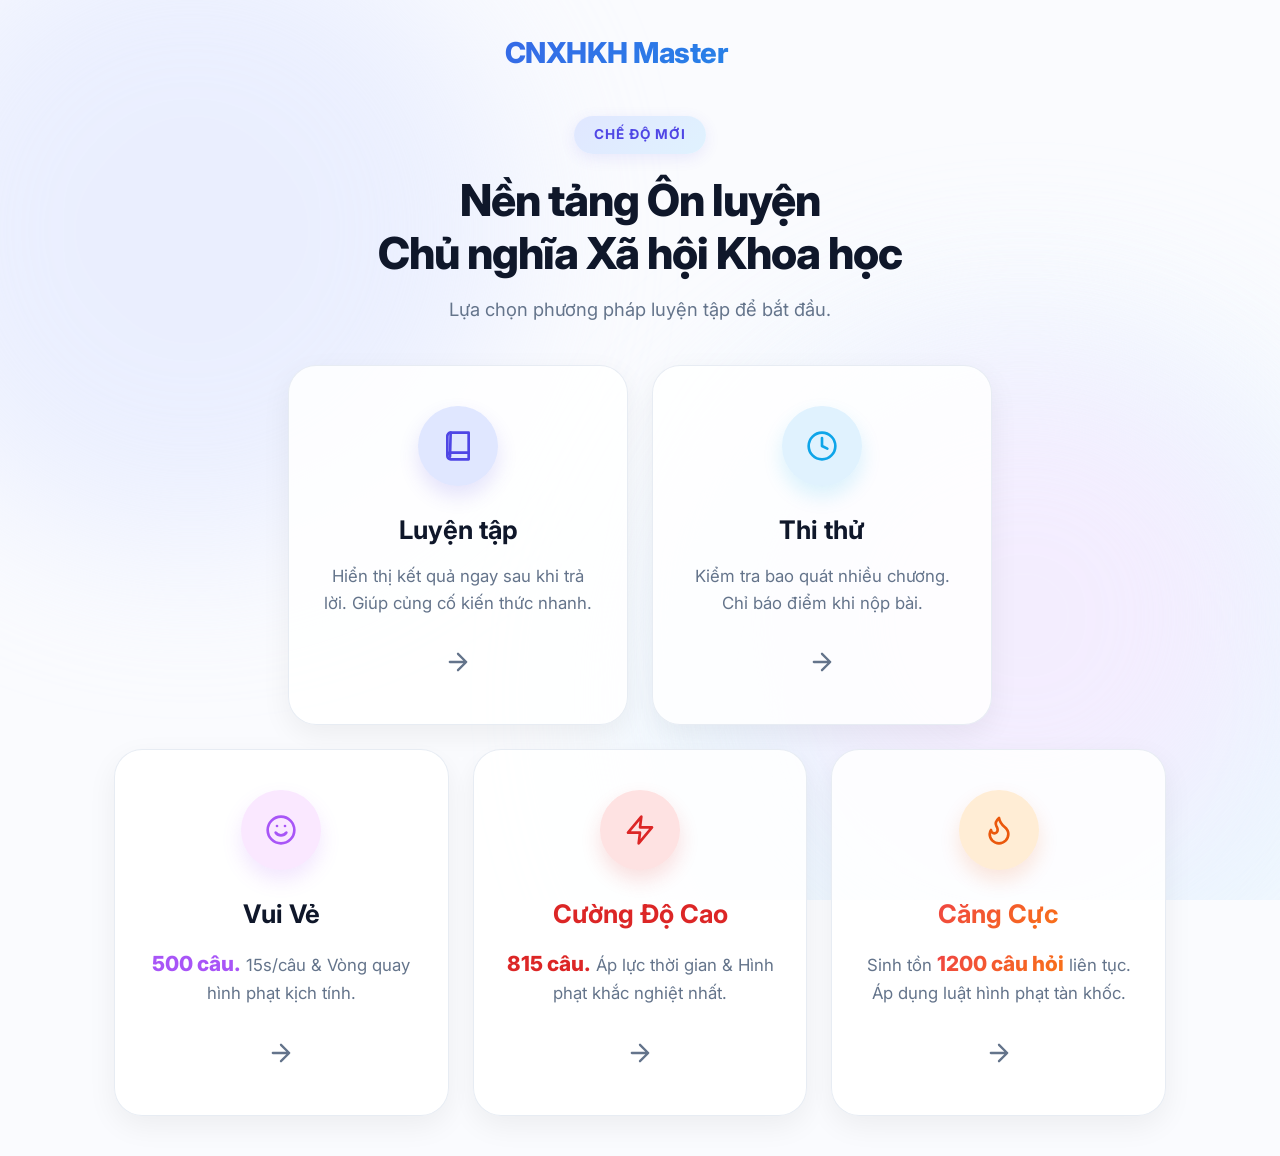
<file: CNXHKH/index.html>
<!DOCTYPE html>
<html lang="vi">
<head>
    <meta charset="UTF-8">
    <meta name="viewport" content="width=device-width, initial-scale=1.0, maximum-scale=1.0, user-scalable=no">
    <title>Ôn Tập CNXHKH Pro</title>
    <!-- Đổi sang font Inter để đảm bảo không lỗi tiếng Việt -->
    <link href="https://fonts.googleapis.com/css2?family=Inter:wght@400;500;600;700;800&display=swap" rel="stylesheet">
    <link rel="stylesheet" href="style.css?v=23">
</head>
<body>
    <!-- Animated Light Background Elements -->
    <div class="bg-animated">
        <div class="blob blob-1"></div>
        <div class="blob blob-2"></div>
        <div class="blob blob-3"></div>
    </div>

    <div id="app">
        <!-- HEADER -->
        <header>
            <button id="btn-back-home" class="btn-icon hidden" aria-label="Về trang chủ">
                <svg width="24" height="24" viewBox="0 0 24 24" fill="none" stroke="currentColor" stroke-width="2.5" stroke-linecap="round" stroke-linejoin="round">
                    <path d="M15 18L9 12L15 6" />
                </svg>
            </button>
            <h1 class="app-title">CNXHKH Master</h1>
            <div class="header-spacer"></div>
        </header>

        <!-- MAIN CONTAINER -->
        <main class="container">
            
            <!-- HOME SCREEN -->
            <section id="home-screen" class="screen active">
                <div class="welcome-text">
                    <span class="badge-new">Chế độ mới</span>
                    <h2>Nền tảng Ôn luyện<br>Chủ nghĩa Xã hội Khoa học</h2>
                    <p>Lựa chọn phương pháp luyện tập để bắt đầu.</p>
                </div>
                <div class="mode-cards-container">
                    <!-- 2 Chế độ cơ bản -->
                    <div class="mode-cards-row">
                        <div class="light-card mode-card" id="card-practice">
                            <div class="card-icon-wrapper practice-icon">
                                <svg width="32" height="32" viewBox="0 0 24 24" fill="none" stroke="currentColor" stroke-width="2" stroke-linecap="round" stroke-linejoin="round">
                                    <path d="M4 19.5v-15A2.5 2.5 0 0 1 6.5 2H20v20H6.5a2.5 2.5 0 0 1 0-5H20"/>
                                    <path d="M6.5 2L6 20"/>
                                </svg>
                            </div>
                            <h3>Luyện tập</h3>
                            <p>Hiển thị kết quả ngay sau khi trả lời. Giúp củng cố kiến thức nhanh.</p>
                            <div class="card-arrow">
                                <svg width="24" height="24" viewBox="0 0 24 24" fill="none" stroke="currentColor" stroke-width="2" stroke-linecap="round" stroke-linejoin="round"><path d="M5 12h14M12 5l7 7-7 7"/></svg>
                            </div>
                        </div>
                        
                        <div class="light-card mode-card" id="card-exam">
                            <div class="card-icon-wrapper exam-icon">
                                <svg width="32" height="32" viewBox="0 0 24 24" fill="none" stroke="currentColor" stroke-width="2" stroke-linecap="round" stroke-linejoin="round">
                                    <circle cx="12" cy="12" r="10"/>
                                    <polyline points="12 6 12 12 16 14"/>
                                </svg>
                            </div>
                            <h3>Thi thử</h3>
                            <p>Kiểm tra bao quát nhiều chương. Chỉ báo điểm khi nộp bài.</p>
                            <div class="card-arrow">
                                <svg width="24" height="24" viewBox="0 0 24 24" fill="none" stroke="currentColor" stroke-width="2" stroke-linecap="round" stroke-linejoin="round"><path d="M5 12h14M12 5l7 7-7 7"/></svg>
                            </div>
                        </div>
                    </div>

                    <!-- 3 Chế độ đặc biệt -->
                    <div class="mode-cards-row">
                        <div class="light-card mode-card" id="card-fun">
                            <div class="card-icon-wrapper fun-icon">
                                <svg width="32" height="32" viewBox="0 0 24 24" fill="none" stroke="currentColor" stroke-width="2" stroke-linecap="round" stroke-linejoin="round"><circle cx="12" cy="12" r="10"/><path d="M8 14s1.5 2 4 2 4-2 4-2"/><line x1="9" y1="9" x2="9.01" y2="9"/><line x1="15" y1="9" x2="15.01" y2="9"/></svg>
                            </div>
                            <h3>Vui Vẻ</h3>
                            <p><span style="font-size: 1.3rem; font-weight: 800; color: var(--fun-primary);">500 câu.</span> 15s/câu & Vòng quay hình phạt kịch tính.</p>
                            <div class="card-arrow"><svg viewBox="0 0 24 24" fill="none" stroke="currentColor" stroke-width="2" stroke-linecap="round" stroke-linejoin="round"><path d="M5 12h14M12 5l7 7-7 7"/></svg></div>
                        </div>

                        <div class="light-card mode-card" id="card-hardcore">
                            <div class="card-icon-wrapper hardcore-icon">
                                <svg width="32" height="32" viewBox="0 0 24 24" fill="none" stroke="currentColor" stroke-width="2" stroke-linecap="round" stroke-linejoin="round"><polygon points="13 2 3 14 12 14 11 22 21 10 12 10 13 2"/></svg>
                            </div>
                            <h3 style="color: #dc2626;">Cường Độ Cao</h3>
                            <p><span style="font-size: 1.3rem; font-weight: 800; color: #dc2626;">815 câu.</span> Áp lực thời gian & Hình phạt khắc nghiệt nhất.</p>
                            <div class="card-arrow"><svg viewBox="0 0 24 24" fill="none" stroke="currentColor" stroke-width="2" stroke-linecap="round" stroke-linejoin="round"><path d="M5 12h14M12 5l7 7-7 7"/></svg></div>
                        </div>
                        
                        <div class="light-card mode-card" id="card-extreme">
                            <div class="card-icon-wrapper extreme-icon">
                                <svg width="32" height="32" viewBox="0 0 24 24" fill="none" stroke="currentColor" stroke-width="2" stroke-linecap="round" stroke-linejoin="round"><path d="M8.5 14.5A2.5 2.5 0 0 0 11 12c0-1.38-.5-2-1-3-1.072-2.143-.224-4.054 2-6 .5 2.5 2 4.9 4 6.5 2 1.6 3 3.5 3 5.5a7 7 0 1 1-14 0c0-1.153.433-2.294 1-3a2.5 2.5 0 0 0 2.5 2.5z"/></svg>
                            </div>
                            <h3 style="background: linear-gradient(135deg, #ef4444, #f97316); -webkit-background-clip: text; -webkit-text-fill-color: transparent;">Căng Cực</h3>
                            <p>Sinh tồn <span style="font-size: 1.3rem; font-weight: 800; background: linear-gradient(135deg, #ef4444, #f97316); -webkit-background-clip: text; -webkit-text-fill-color: transparent;">1200 câu hỏi</span> liên tục. Áp dụng luật hình phạt tàn khốc.</p>
                            <div class="card-arrow"><svg viewBox="0 0 24 24" fill="none" stroke="currentColor" stroke-width="2" stroke-linecap="round" stroke-linejoin="round"><path d="M5 12h14M12 5l7 7-7 7"/></svg></div>
                        </div>
                    </div>
                </div>
            </section>

            <!-- PRACTICE CONFIG SCREEN -->
            <section id="practice-config-screen" class="screen">
                <div class="light-card config-card">
                    <div class="config-header">
                        <div class="icon-bubble">
                            <svg width="24" height="24" viewBox="0 0 24 24" fill="none" stroke="currentColor" stroke-width="2" stroke-linecap="round" stroke-linejoin="round">
                                <path d="M4 19.5v-15A2.5 2.5 0 0 1 6.5 2H20v20H6.5a2.5 2.5 0 0 1 0-5H20"/>
                            </svg>
                        </div>
                        <h2>Cấu hình Luyện tập</h2>
                    </div>
                    
                    <div class="form-group">
                        <label>Chọn Chương Cần Ôn</label>
                        <div class="chapter-grid" id="practice-chapter-grid">
                            <!-- Rendered by JS -->
                        </div>
                    </div>

                    <div class="settings-group">
                        <label class="toggle-switch">
                            <div class="toggle-text">
                                <span class="toggle-title">Xáo trộn câu hỏi</span>
                                <span class="toggle-desc">Câu hỏi xuất hiện ngẫu nhiên</span>
                            </div>
                            <input type="checkbox" id="practice-shuffle-q">
                            <span class="slider"></span>
                        </label>
                        <div class="divider"></div>
                        <label class="toggle-switch">
                            <div class="toggle-text">
                                <span class="toggle-title">Xáo trộn đáp án</span>
                                <span class="toggle-desc">Thay đổi vị trí A, B, C, D</span>
                            </div>
                            <input type="checkbox" id="practice-shuffle-a">
                            <span class="slider"></span>
                        </label>
                    </div>

                    <button class="btn-primary" id="btn-start-practice">
                        <span>Bắt đầu Luyện tập</span>
                        <svg width="20" height="20" viewBox="0 0 24 24" fill="none" stroke="currentColor" stroke-width="2" stroke-linecap="round" stroke-linejoin="round"><path d="M5 12h14M12 5l7 7-7 7"/></svg>
                    </button>
                </div>
            </section>

            <!-- EXAM CONFIG SCREEN -->
            <section id="exam-config-screen" class="screen">
                <div class="light-card config-card">
                    <div class="config-header">
                        <div class="icon-bubble">
                            <svg width="24" height="24" viewBox="0 0 24 24" fill="none" stroke="currentColor" stroke-width="2" stroke-linecap="round" stroke-linejoin="round">
                                <circle cx="12" cy="12" r="10"/>
                                <polyline points="12 6 12 12 16 14"/>
                            </svg>
                        </div>
                        <h2>Thiết lập Đề Thi</h2>
                    </div>

                    <p class="subtitle">Phân bổ số lượng câu hỏi cho mỗi chương</p>
                    <div class="exam-chapter-list" id="exam-chapter-list">
                        <!-- Rendered by JS -->
                    </div>

                    <div class="settings-group">
                        <label class="toggle-switch">
                            <div class="toggle-text">
                                <span class="toggle-title">Xáo trộn câu hỏi</span>
                                <span class="toggle-desc">Trộn lẫn câu hỏi giữa các chương</span>
                            </div>
                            <input type="checkbox" id="exam-shuffle-q" checked>
                            <span class="slider"></span>
                        </label>
                        <div class="divider"></div>
                        <label class="toggle-switch">
                            <div class="toggle-text">
                                <span class="toggle-title">Xáo trộn đáp án</span>
                                <span class="toggle-desc">Thay đổi vị trí A, B, C, D</span>
                            </div>
                            <input type="checkbox" id="exam-shuffle-a" checked>
                            <span class="slider"></span>
                        </label>
                    </div>

                    <div class="exam-summary">
                        <div class="summary-box">
                            <span class="summary-label">Tổng số câu trong đề</span>
                            <span class="summary-value" id="exam-total-q">0</span>
                        </div>
                    </div>

                    <button class="btn-primary" id="btn-start-exam">
                        <span>Bắt đầu Thi thử</span>
                        <svg width="20" height="20" viewBox="0 0 24 24" fill="none" stroke="currentColor" stroke-width="2" stroke-linecap="round" stroke-linejoin="round"><path d="M5 12h14M12 5l7 7-7 7"/></svg>
                    </button>
                </div>
            </section>

            <!-- HARDCORE CONFIG SCREEN -->
            <section id="hardcore-config-screen" class="screen">
                <div class="light-card config-card hardcore-theme-card">
                    <div class="config-header">
                        <div class="icon-bubble hardcore-icon">
                            <svg width="24" height="24" viewBox="0 0 24 24" fill="none" stroke="currentColor" stroke-width="2" stroke-linecap="round" stroke-linejoin="round"><polygon points="13 2 3 14 12 14 11 22 21 10 12 10 13 2"/></svg>
                        </div>
                        <h2 style="color: #dc2626;">Chế độ Cường Độ Cao</h2>
                    </div>

                    <p class="subtitle">Hãy chọn luật hình phạt cho mỗi lần sai hoặc quá giờ 15s:</p>
                    
                    <div class="settings-group">
                        <label class="penalty-radio">
                            <input type="radio" name="hardcore-penalty" value="auto5" checked>
                            <div class="radio-content">
                                <span class="toggle-title">Cộng thẳng 5 câu</span>
                            </div>
                        </label>
                        <div class="divider"></div>
                        <label class="penalty-radio">
                            <input type="radio" name="hardcore-penalty" value="wheel">
                            <div class="radio-content">
                                <span class="toggle-title">Dùng Vòng Quay (Random)</span>
                            </div>
                        </label>
                    </div>

                    <button class="btn-primary" id="btn-start-hardcore" style="background: linear-gradient(135deg, #ef4444, #991b1b);">
                        <span>Sẵn sàng chịu phạt!</span>
                        <svg width="20" height="20" viewBox="0 0 24 24" fill="none" stroke="currentColor" stroke-width="2" stroke-linecap="round" stroke-linejoin="round"><path d="M5 12h14M12 5l7 7-7 7"/></svg>
                    </button>
                </div>
            </section>

            <!-- QUIZ SCREEN -->
            <section id="quiz-screen" class="screen">
                <div class="modal-overlay" id="modal-overlay"></div>
                <div class="quiz-layout">
                    
                    <!-- MAIN QUIZ AREA -->
                    <div class="quiz-main">
                        <!-- Timer Bar -->
                        <div class="timer-container hidden" id="timer-container">
                            <div class="timer-bar" id="timer-bar"></div>
                        </div>

                        <div class="quiz-header light-card-sm">
                            <div class="quiz-meta">
                                <div class="counter-badge" style="display: flex; align-items: center; gap: 8px;">
                                    <span id="question-counter">1/1</span>
                                    <span id="auto-penalty-msg" class="hidden" style="color: #ef4444; font-weight: 900; font-size: 1.1rem; animation: popIn 0.5s cubic-bezier(0.175, 0.885, 0.32, 1.275);">+5 câu!</span>
                                </div>
                                <div class="mode-indicator" id="quiz-mode-badge">Luyện tập</div>
                            </div>
                            <div class="progress-track">
                                <div class="progress-fill" id="progress-bar"></div>
                            </div>
                        </div>

                        <div class="question-card light-card">
                            <h3 id="question-text">Câu hỏi sẽ hiển thị ở đây...</h3>
                            <div class="options-container" id="options-container">
                                <!-- Lựa chọn hiển thị bằng JS -->
                            </div>
                        </div>

                        <div class="quiz-footer" style="display: flex; gap: 16px; align-items: center;">
                            <button class="btn-secondary hidden" id="btn-prev">
                                <svg width="20" height="20" viewBox="0 0 24 24" fill="none" stroke="currentColor" stroke-width="2" stroke-linecap="round" stroke-linejoin="round"><path d="M19 12H5M12 19l-7-7 7-7"/></svg>
                                <span>Câu trước</span>
                            </button>
                            
                            <button class="btn-primary" id="btn-next" style="margin-left: auto;" disabled>
                                <span>Câu tiếp theo</span>
                                <svg width="20" height="20" viewBox="0 0 24 24" fill="none" stroke="currentColor" stroke-width="2" stroke-linecap="round" stroke-linejoin="round"><path d="M5 12h14M12 5l7 7-7 7"/></svg>
                            </button>
                            <button class="btn-success hidden" id="btn-submit" style="margin-left: auto;">
                                <svg width="20" height="20" viewBox="0 0 24 24" fill="none" stroke="currentColor" stroke-width="2" stroke-linecap="round" stroke-linejoin="round"><path d="M22 11.08V12a10 10 0 1 1-5.93-9.14"/><polyline points="22 4 12 14.01 9 11.01"/></svg>
                                <span>Nộp bài & Xem điểm</span>
                            </button>
                        </div>
                    </div>

                    <aside class="quiz-aside hidden" id="wheel-aside">
                        <div class="wheel-panel light-card">
                            <h2 class="wheel-title">Vòng quay Phạt</h2>
                            <p class="wheel-subtitle" id="wheel-subtitle">Đang chờ...</p>
                            
                            <div class="wheel-box">
                                <div class="wheel-pointer"></div>
                                <div class="wheel" id="penalty-wheel">
                                    <!-- Slices rendered via CSS conic-gradient -->
                                    <div class="wheel-labels">
                                        <span style="--i:0;">Làm lại</span>
                                        <span style="--i:1;">+3 câu</span>
                                        <span style="--i:2;">+5 câu</span>
                                        <span style="--i:3;">+10 câu</span>
                                        <span style="--i:4;">+20 câu</span>
                                    </div>
                                </div>
                            </div>
                            <div class="wheel-result hidden" id="wheel-result-text">Hình phạt: +5 câu!</div>
                            <button class="btn-primary modal-close-btn hidden" id="btn-close-modal" style="margin-top: 16px; width: 100%;">
                                <span>Chấp nhận hình phạt</span>
                            </button>
                        </div>
                    </aside>

                </div>
            </section>

            <!-- RESULT SCREEN -->
            <section id="result-screen" class="screen">
                <div class="light-card result-card">
                    <div class="result-header">
                        <h2>Tổng kết bài làm 🎉</h2>
                        <p>Dưới đây là kết quả của bạn</p>
                    </div>

                    <div class="score-display">
                        <div class="score-circle">
                            <svg viewBox="0 0 36 36" class="circular-chart">
                                <defs>
                                    <linearGradient id="gradient" x1="0%" y1="0%" x2="100%" y2="0%">
                                        <stop offset="0%" stop-color="#4f46e5" />
                                        <stop offset="100%" stop-color="#0ea5e9" />
                                    </linearGradient>
                                </defs>
                                <path class="circle-bg"
                                    d="M18 2.0845
                                    a 15.9155 15.9155 0 0 1 0 31.831
                                    a 15.9155 15.9155 0 0 1 0 -31.831"
                                />
                                <path class="circle" id="score-circle-path"
                                    stroke-dasharray="0, 100"
                                    d="M18 2.0845
                                    a 15.9155 15.9155 0 0 1 0 31.831
                                    a 15.9155 15.9155 0 0 1 0 -31.831"
                                />
                            </svg>
                            <div class="score-text-wrapper">
                                <span class="percentage" id="score-text">0%</span>
                                <span class="score-fraction"><span id="score-correct">0</span> / <span id="score-total">0</span></span>
                            </div>
                        </div>
                    </div>

                    <div class="result-actions">
                        <button class="btn-secondary" id="btn-review">
                            <svg width="20" height="20" viewBox="0 0 24 24" fill="none" stroke="currentColor" stroke-width="2"><path d="M15 12a3 3 0 11-6 0 3 3 0 016 0z"/><path d="M2.458 12C3.732 7.943 7.523 5 12 5c4.478 0 8.268 2.943 9.542 7-1.274 4.057-5.064 7-9.542 7-4.477 0-8.268-2.943-9.542-7z"/></svg>
                            <span>Xem lại chi tiết</span>
                        </button>
                        <button class="btn-primary" id="btn-play-again">
                            <svg width="20" height="20" viewBox="0 0 24 24" fill="none" stroke="currentColor" stroke-width="2"><path d="M3 12a9 9 0 109-9 9.75 9.75 0 00-6.74 2.74L3 8"/><path d="M3 3v5h5"/></svg>
                            <span>Làm bài mới</span>
                        </button>
                    </div>
                </div>
            </section>

        </main>
    </div>

    <!-- Script loading directly from JSON (Cache busted) -->
    <script src="app.js?v=22"></script>
</body>
</html>
</file>
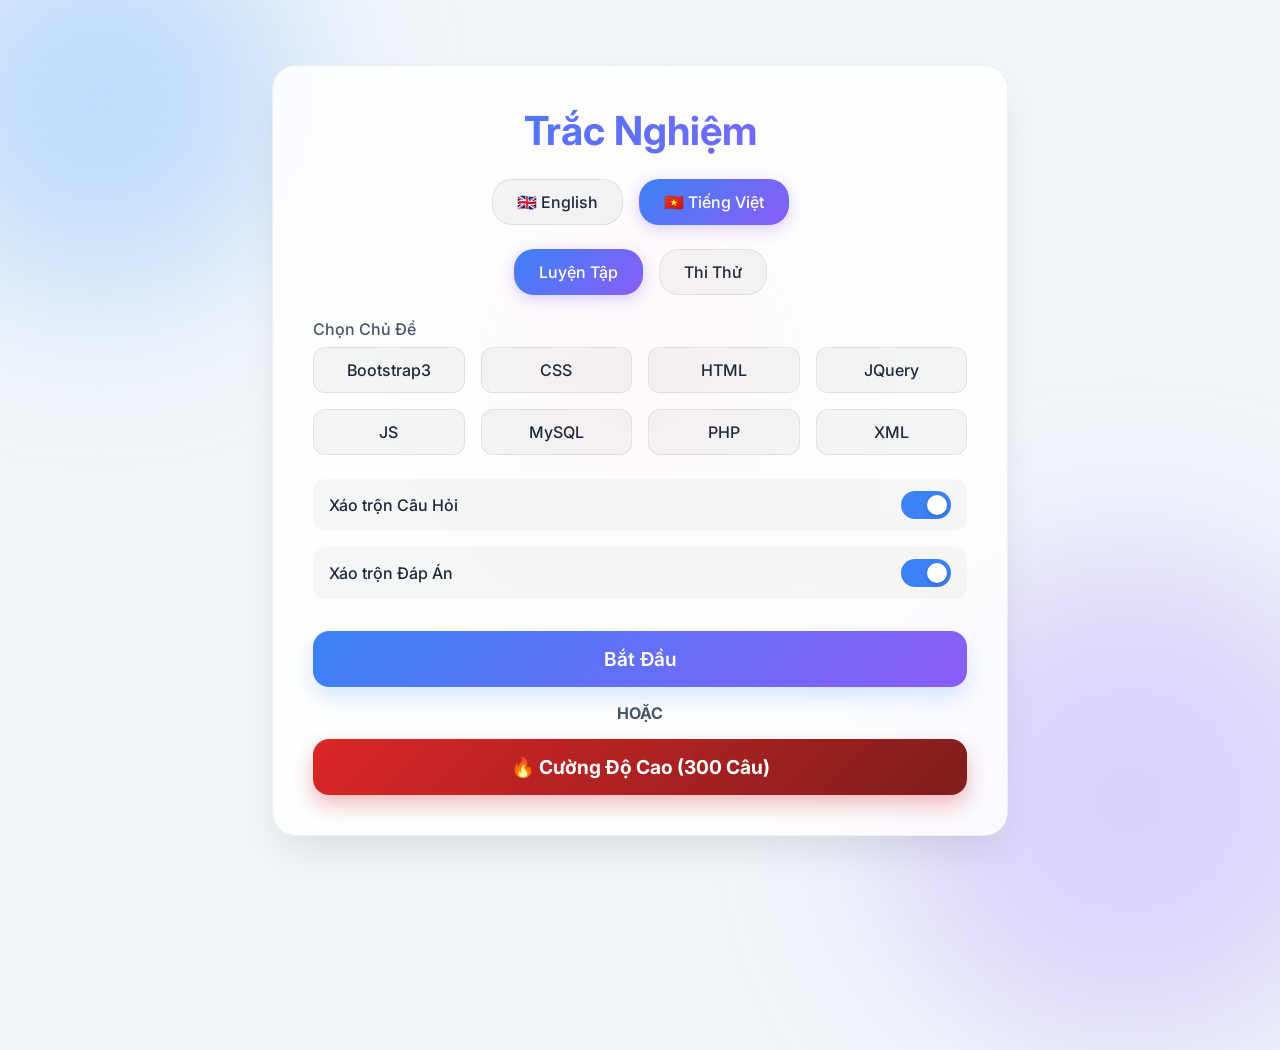
<file: WEB/index.html>
<!doctype html>
<html lang="en">
  <head>
    <meta charset="UTF-8" />
    <meta name="viewport" content="width=device-width, initial-scale=1.0" />
    <title>Dynamic Quiz App</title>
    <!-- Fonts -->
    <link rel="preconnect" href="https://fonts.googleapis.com">
    <link rel="preconnect" href="https://fonts.gstatic.com" crossorigin>
    <link href="https://fonts.googleapis.com/css2?family=Inter:wght@300;400;500;600;700&display=swap" rel="stylesheet">
    <link rel="stylesheet" href="./style.css">
  </head>
  <body>
    <!-- Background elements for aesthetics -->
    <div class="blob blob-1"></div>
    <div class="blob blob-2"></div>
    <div class="blob blob-3"></div>

    <div id="app"></div>
    <script src="./app.js"></script>
  </body>
</html>
</file>
<file: CNXHKH/style.css>
:root {
    --primary: #4f46e5;
    --primary-hover: #4338ca;
    --secondary: #0ea5e9;
    --fun-primary: #a855f7;
    --fun-secondary: #d946ef;
    --bg-color: #fafbfe;
    --card-bg: rgba(255, 255, 255, 0.85);
    --card-border: rgba(226, 232, 240, 0.8);
    --text-main: #0f172a;
    --text-muted: #64748b;
    --success: #10b981;
    --success-bg: #d1fae5;
    --error: #ef4444;
    --error-bg: #fee2e2;
    --radius-lg: 28px;
    --radius-md: 20px;
    --radius-sm: 14px;
    --shadow-sm: 0 4px 15px rgba(0, 0, 0, 0.03);
    --shadow-md: 0 10px 30px rgba(0, 0, 0, 0.06);
    --shadow-lg: 0 20px 40px rgba(0, 0, 0, 0.08);
    --transition: 0.4s cubic-bezier(0.34, 1.56, 0.64, 1);
    --transition-smooth: 0.3s ease;
}

* {
    box-sizing: border-box;
    margin: 0;
    padding: 0;
    -webkit-tap-highlight-color: transparent;
}

body {
    font-family: 'Inter', -apple-system, BlinkMacSystemFont, sans-serif;
    background-color: var(--bg-color);
    color: var(--text-main);
    line-height: 1.6;
    overflow-x: hidden;
    min-height: 100vh;
    position: relative;
}

/* ANIMATED BACKGROUND */
.bg-animated {
    position: fixed;
    top: 0; left: 0;
    width: 100vw; height: 100vh;
    z-index: -1;
    overflow: hidden;
    background-color: var(--bg-color);
}

.blob {
    position: absolute;
    filter: blur(80px);
    border-radius: 50%;
    opacity: 0.6;
    animation: drift 20s infinite alternate cubic-bezier(0.4, 0, 0.2, 1);
}

.blob-1 { top: -10%; left: -10%; width: 50vw; height: 50vw; background: #e0e7ff; animation-duration: 25s; }
.blob-2 { bottom: -20%; right: -10%; width: 60vw; height: 60vw; background: #e0f2fe; animation-delay: -5s; }
.blob-3 { top: 40%; left: 60%; width: 40vw; height: 40vw; background: #fae8ff; animation-duration: 30s; animation-delay: -15s; }

@keyframes drift {
    0% { transform: translate(0, 0) scale(1); }
    100% { transform: translate(100px, 50px) scale(1.2); }
}

/* LAYOUT */
#app { max-width: 1100px; margin: 0 auto; min-height: 100vh; display: flex; flex-direction: column; }
.container { flex: 1; padding: 0 24px 40px; position: relative; display: flex; flex-direction: column; }

/* HEADER */
header { display: flex; align-items: center; justify-content: space-between; padding: 30px 24px; position: relative; }

.app-title {
    font-size: 1.8rem; font-weight: 800; letter-spacing: -0.5px;
    background: linear-gradient(135deg, var(--primary), var(--secondary));
    -webkit-background-clip: text; -webkit-text-fill-color: transparent; text-align: center; flex: 1;
}

.btn-icon {
    background: var(--card-bg); border: 1px solid var(--card-border); color: var(--text-main); cursor: pointer;
    width: 48px; height: 48px; border-radius: 50%; display: flex; align-items: center; justify-content: center;
    transition: var(--transition); box-shadow: var(--shadow-sm); backdrop-filter: blur(10px);
}

.btn-icon:hover { background: #ffffff; transform: scale(1.15) rotate(-5deg); color: var(--primary); box-shadow: 0 8px 20px rgba(79, 70, 229, 0.15); }
.header-spacer { width: 48px; }
.hidden { opacity: 0; pointer-events: none; display: none !important; }

/* LIGHT CARDS WITH GLASS EFFECT */
.light-card { background: var(--card-bg); backdrop-filter: blur(20px); -webkit-backdrop-filter: blur(20px); border: 1px solid var(--card-border); border-radius: var(--radius-lg); box-shadow: var(--shadow-md); }
.light-card-sm { background: var(--card-bg); backdrop-filter: blur(20px); -webkit-backdrop-filter: blur(20px); border: 1px solid var(--card-border); border-radius: var(--radius-md); box-shadow: var(--shadow-sm); }

/* SCREENS */
.screen { display: none; animation: fadeScale 0.6s cubic-bezier(0.16, 1, 0.3, 1) forwards; }
.screen.active { display: block; }
@keyframes fadeScale { from { opacity: 0; transform: translateY(30px) scale(0.97); } to { opacity: 1; transform: translateY(0) scale(1); } }

/* HOME SCREEN */
.welcome-text { text-align: center; margin-bottom: 40px; margin-top: 10px; }
.badge-new { display: inline-block; background: linear-gradient(135deg, #e0e7ff, #e0f2fe); color: var(--primary); padding: 8px 20px; border-radius: 30px; font-size: 0.85rem; font-weight: 700; text-transform: uppercase; letter-spacing: 1px; margin-bottom: 20px; box-shadow: 0 4px 15px rgba(79, 70, 229, 0.1); animation: bounceIn 1s cubic-bezier(0.34, 1.56, 0.64, 1); }
@keyframes bounceIn { 0% { transform: scale(0); opacity: 0; } 100% { transform: scale(1); opacity: 1; } }
.welcome-text h2 { font-size: 2.75rem; font-weight: 800; line-height: 1.2; margin-bottom: 16px; color: var(--text-main); letter-spacing: -1px; }
.welcome-text p { color: var(--text-muted); font-size: 1.15rem; }

.mode-cards-container { display: flex; flex-direction: column; gap: 24px; max-width: 1100px; margin: 0 auto; }
.mode-cards-row { display: flex; flex-wrap: wrap; justify-content: center; gap: 24px; width: 100%; }
.mode-card { flex: 1; min-width: 280px; max-width: 340px; padding: 40px 32px; text-align: center; cursor: pointer; transition: var(--transition); position: relative; overflow: hidden; display: flex; flex-direction: column; align-items: center; }
.mode-card::before { content: ''; position: absolute; top: 0; left: 0; right: 0; height: 5px; background: transparent; transition: var(--transition-smooth); }

#card-practice:hover::before { background: linear-gradient(90deg, #3b82f6, var(--primary)); }
#card-fun:hover::before { background: linear-gradient(90deg, var(--fun-primary), var(--fun-secondary)); }
#card-exam:hover::before { background: linear-gradient(90deg, var(--secondary), #06b6d4); }
#card-hardcore:hover::before { background: linear-gradient(90deg, #dc2626, #991b1b); }
#card-extreme:hover::before { background: linear-gradient(90deg, #ef4444, #f97316); }

.mode-card:hover { transform: translateY(-12px) scale(1.02); box-shadow: var(--shadow-lg); border-color: #cbd5e1; background: #ffffff; }

.card-icon-wrapper { width: 80px; height: 80px; border-radius: 50%; display: flex; align-items: center; justify-content: center; margin-bottom: 24px; transition: var(--transition); }
.mode-card:hover .card-icon-wrapper { transform: scale(1.1) rotate(5deg); }

.practice-icon { background: #e0e7ff; color: var(--primary); box-shadow: 0 10px 20px rgba(79, 70, 229, 0.15); }
.fun-icon { background: #fae8ff; color: var(--fun-primary); box-shadow: 0 10px 20px rgba(168, 85, 247, 0.15); }
.exam-icon { background: #e0f2fe; color: var(--secondary); box-shadow: 0 10px 20px rgba(14, 165, 233, 0.15); }
.hardcore-icon { background: #fee2e2; color: #dc2626; box-shadow: 0 10px 20px rgba(220, 38, 38, 0.15); }
.extreme-icon { background: #ffedd5; color: #ea580c; box-shadow: 0 10px 20px rgba(234, 88, 12, 0.15); }

.mode-card h3 { font-size: 1.6rem; font-weight: 700; margin-bottom: 12px; }
.mode-card p { color: var(--text-muted); font-size: 1.05rem; margin-bottom: 32px; }
.card-arrow { margin-top: auto; color: var(--text-muted); transition: var(--transition); }
.card-arrow svg { width: 28px; height: 28px; }
.mode-card:hover .card-arrow { color: var(--primary); transform: translateX(8px); }
#card-fun:hover .card-arrow { color: var(--fun-primary); }
#card-hardcore:hover .card-arrow { color: #dc2626; }
#card-extreme:hover .card-arrow { color: #ea580c; }

/* CONFIG SCREENS */
.config-card { padding: 40px; max-width: 800px; margin: 0 auto; }
.config-header { display: flex; align-items: center; gap: 20px; margin-bottom: 36px; }
.icon-bubble { width: 56px; height: 56px; background: #f1f5f9; border-radius: 50%; display: flex; align-items: center; justify-content: center; color: var(--primary); box-shadow: var(--shadow-sm); }
.config-header h2 { font-size: 2rem; font-weight: 800; letter-spacing: -0.5px; }

.form-group { margin-bottom: 36px; }
.form-group label { display: block; font-weight: 700; color: var(--text-muted); margin-bottom: 16px; text-transform: uppercase; letter-spacing: 1.5px; font-size: 0.85rem; }
.chapter-grid { display: grid; grid-template-columns: repeat(auto-fill, minmax(110px, 1fr)); gap: 16px; }
.chapter-btn { background: rgba(255, 255, 255, 0.5); border: 2px solid var(--card-border); border-radius: var(--radius-sm); padding: 16px 12px; cursor: pointer; font-weight: 600; font-size: 1.05rem; color: var(--text-main); transition: var(--transition); font-family: inherit; }
.chapter-btn:hover { background: #ffffff; border-color: #cbd5e1; transform: translateY(-4px); box-shadow: var(--shadow-sm); }
.chapter-btn.selected { background: var(--primary); color: white; border-color: var(--primary); box-shadow: 0 8px 20px rgba(79, 70, 229, 0.3); transform: scale(1.05); }

/* TOGGLES */
.settings-group { background: rgba(255, 255, 255, 0.5); border-radius: var(--radius-md); padding: 24px 32px; margin-bottom: 40px; border: 1px solid var(--card-border); }
.divider { height: 1px; background: var(--card-border); margin: 24px 0; }
.toggle-switch { display: flex; justify-content: space-between; align-items: center; cursor: pointer; transition: var(--transition-smooth); }
.toggle-switch:hover { transform: translateX(4px); }
.toggle-text { display: flex; flex-direction: column; gap: 4px; }
.toggle-title { font-weight: 700; font-size: 1.15rem; }
.toggle-desc { color: var(--text-muted); font-size: 0.95rem; }
.toggle-switch input { display: none; }
.slider { position: relative; width: 60px; height: 32px; background-color: #cbd5e1; border-radius: 30px; transition: var(--transition); flex-shrink: 0; }
.slider:before { content: ""; position: absolute; height: 24px; width: 24px; left: 4px; bottom: 4px; background-color: #fff; border-radius: 50%; transition: var(--transition); box-shadow: 0 2px 5px rgba(0,0,0,0.2); }
input:checked + .slider { background-color: var(--primary); box-shadow: inset 0 2px 4px rgba(0,0,0,0.1); }
input:checked + .slider:before { transform: translateX(28px); }

/* PENALTY RADIOS */
.penalty-radio { display: flex; align-items: center; cursor: pointer; padding: 12px 0; transition: var(--transition-smooth); }
.penalty-radio:hover { transform: translateX(4px); }
.penalty-radio input { margin-top: 0; margin-right: 16px; width: 18px; height: 18px; accent-color: #dc2626; }
.radio-content { display: flex; flex-direction: column; gap: 4px; }

/* BUTTONS */
button { font-family: inherit; }
.btn-primary, .btn-secondary, .btn-success { width: 100%; padding: 20px 32px; border-radius: var(--radius-md); font-size: 1.2rem; font-weight: 700; cursor: pointer; transition: var(--transition); border: none; display: flex; align-items: center; justify-content: center; gap: 12px; }
.btn-primary { background: linear-gradient(135deg, var(--primary), var(--secondary)); color: white; box-shadow: 0 4px 15px rgba(79, 70, 229, 0.2); }
.btn-primary:hover { transform: translateY(-4px) scale(1.02); box-shadow: 0 12px 25px rgba(79, 70, 229, 0.35); }
.btn-primary:disabled { background: #cbd5e1; color: #94a3b8; cursor: not-allowed; box-shadow: none; transform: none; }
.btn-secondary { background: var(--card-bg); color: var(--text-main); border: 2px solid #cbd5e1; }
.btn-secondary:hover:not(:disabled) { background: #ffffff; border-color: var(--primary); color: var(--primary); transform: translateY(-4px); box-shadow: var(--shadow-sm); }
.btn-secondary:disabled { opacity: 0.5; cursor: not-allowed; }
.btn-success { background: var(--success); color: white; box-shadow: 0 4px 15px rgba(16, 185, 129, 0.2); }
.btn-success:hover { background: #059669; transform: translateY(-4px) scale(1.02); box-shadow: 0 12px 25px rgba(16, 185, 129, 0.3); }

/* EXAM CONFIG */
.subtitle { color: var(--text-muted); margin-bottom: 24px; font-weight: 500; font-size: 1.05rem; }
.exam-chapter-list { display: flex; flex-direction: column; gap: 16px; margin-bottom: 36px; }
.exam-chapter-item { display: flex; justify-content: space-between; align-items: center; background: rgba(255, 255, 255, 0.5); padding: 16px 24px; border-radius: var(--radius-sm); border: 1px solid var(--card-border); transition: var(--transition-smooth); }
.exam-chapter-item:focus-within { border-color: var(--primary); background: #ffffff; box-shadow: var(--shadow-sm); }
.exam-chapter-item span { font-weight: 600; font-size: 1.1rem; }
.exam-chapter-item input { width: 80px; padding: 12px; background: #ffffff; border: 2px solid #cbd5e1; border-radius: 10px; text-align: center; font-weight: 800; color: var(--text-main); font-size: 1.2rem; font-family: inherit; outline: none; transition: var(--transition); }
.exam-chapter-item input:focus { border-color: var(--primary); box-shadow: 0 0 0 4px rgba(79, 70, 229, 0.15); }
.exam-summary { margin-bottom: 40px; }
.summary-box { background: linear-gradient(135deg, #eef2ff, #f0fdfa); border: 2px solid #c7d2fe; padding: 32px; border-radius: var(--radius-md); display: flex; justify-content: space-between; align-items: center; box-shadow: var(--shadow-sm); }
.summary-label { font-size: 1.2rem; font-weight: 700; color: #4338ca; }
.summary-value { font-size: 3rem; font-weight: 900; color: #312e81; line-height: 1; }

/* QUIZ LAYOUT */
.quiz-layout { display: grid; grid-template-columns: minmax(auto, 800px); justify-content: center; gap: 40px; align-items: start; max-width: 1200px; margin: 0 auto; transition: all 0.3s ease; }
.quiz-layout.has-aside { grid-template-columns: 1fr 380px; }
.quiz-main { width: 100%; display: flex; flex-direction: column; }

.timer-container { margin-bottom: 16px; height: 12px; background: #e2e8f0; border-radius: 6px; overflow: hidden; box-shadow: inset 0 2px 4px rgba(0,0,0,0.1); }
.timer-bar { height: 100%; width: 100%; background: var(--success); transition: width 0.1s linear, background-color 0.3s; border-radius: 6px; }

.quiz-header { padding: 24px 32px; margin-bottom: 32px; }
.quiz-meta { display: flex; justify-content: space-between; align-items: center; margin-bottom: 20px; }
.counter-badge { font-weight: 800; font-size: 1.2rem; }
.mode-indicator { background: #e0e7ff; color: #4338ca; padding: 8px 16px; border-radius: 20px; font-size: 0.9rem; font-weight: 800; text-transform: uppercase; letter-spacing: 1px; box-shadow: 0 2px 10px rgba(67, 56, 202, 0.1); }
.mode-indicator.fun { background: #fae8ff; color: #a21caf; box-shadow: 0 2px 10px rgba(162, 28, 175, 0.1); }

.progress-track { height: 10px; background: #e2e8f0; border-radius: 5px; overflow: hidden; box-shadow: inset 0 1px 3px rgba(0,0,0,0.1); }
.progress-fill { height: 100%; background: linear-gradient(90deg, var(--primary), var(--secondary)); width: 0%; transition: width 0.6s cubic-bezier(0.34, 1.56, 0.64, 1); border-radius: 5px; }

.question-card { padding: 48px 40px; margin-bottom: 32px; }
#question-text { font-size: 1.5rem; font-weight: 700; line-height: 1.5; margin-bottom: 40px; color: var(--text-main); }
.options-container { display: flex; flex-direction: column; gap: 16px; }

.option-btn { text-align: left; padding: 24px 28px; background: rgba(255, 255, 255, 0.6); border: 2px solid var(--card-border); border-radius: var(--radius-sm); cursor: pointer; font-size: 1.15rem; color: var(--text-main); transition: var(--transition); position: relative; line-height: 1.5; font-weight: 600; }
.option-btn:hover:not(:disabled) { background: #ffffff; border-color: #cbd5e1; transform: translateX(8px) scale(1.01); box-shadow: var(--shadow-sm); }
.option-btn.selected { background: #e0e7ff; border-color: var(--primary); color: #312e81; transform: scale(1.02); box-shadow: 0 4px 15px rgba(79, 70, 229, 0.15); animation: popIn 0.3s cubic-bezier(0.34, 1.56, 0.64, 1); animation-delay: 0s !important; }
.option-btn.correct { background: var(--success-bg); border-color: var(--success); color: #065f46; transform: scale(1.03); box-shadow: 0 4px 15px rgba(16, 185, 129, 0.2); animation: popIn 0.4s cubic-bezier(0.34, 1.56, 0.64, 1); animation-delay: 0s !important; }
.option-btn.incorrect { background: var(--error-bg); border-color: var(--error); color: #991b1b; animation: shake 0.5s cubic-bezier(0.36, 0.07, 0.19, 0.97) both; animation-delay: 0s !important; }

@keyframes spin { 100% { transform: rotate(360deg); } }
@keyframes bounce { 0%, 100% { transform: translateY(0); } 50% { transform: translateY(-5px); } }
@keyframes popIn { 0% { transform: scale(0.95); opacity: 0.5; } 80% { transform: scale(1.03); opacity: 1; } 100% { transform: scale(1); opacity: 1; } }
@keyframes modalPopIn { 0% { transform: translate(-50%, -50%) scale(0.5); opacity: 0; } 80% { transform: translate(-50%, -50%) scale(1.1); opacity: 1; } 100% { transform: translate(-50%, -50%) scale(1); opacity: 1; } }
@keyframes shake { 10%, 90% { transform: translate3d(-2px, 0, 0); } 20%, 80% { transform: translate3d(4px, 0, 0); } 30%, 50%, 70% { transform: translate3d(-6px, 0, 0); } 40%, 60% { transform: translate3d(6px, 0, 0); } }

.fade-in-up { animation: fadeInUp 0.5s cubic-bezier(0.34, 1.56, 0.64, 1) both; }
@keyframes fadeInUp { from { opacity: 0; transform: translateY(20px); } to { opacity: 1; transform: none; } }

.quiz-footer { display: flex; gap: 20px; }

/* ASIDE WHEEL PANEL (Minimalist) */
.quiz-aside {
    transition: opacity 0.3s ease, filter 0.3s ease;
}

.quiz-aside.disabled {
    opacity: 0.4;
    filter: grayscale(1);
    pointer-events: none;
}

.wheel-panel {
    padding: 32px 24px;
    text-align: center;
    background: #ffffff;
}

.wheel-title { font-size: 1.4rem; font-weight: 800; color: var(--text-main); margin-bottom: 8px; }
.wheel-subtitle { color: var(--text-muted); font-size: 0.95rem; margin-bottom: 32px; font-weight: 500; }

.wheel-box { 
    position: relative; 
    width: 220px; 
    height: 220px; 
    margin: 0 auto 24px; 
    border-radius: 50%; 
    padding: 2px; 
    background: #e2e8f0; /* minimalist thin border */
}

.wheel-pointer { 
    position: absolute; 
    top: -12px; 
    left: 50%; 
    transform: translateX(-50%); 
    width: 0; 
    height: 0; 
    border-left: 12px solid transparent;
    border-right: 12px solid transparent;
    border-top: 16px solid var(--text-main); /* minimalist pointer */
    z-index: 10; 
}

/* Minimalist Wheel with alternating white and very light gray */
.wheel { 
    width: 100%; height: 100%; border-radius: 50%; position: relative; overflow: hidden;
    background: conic-gradient(
        #ffffff 0deg 71.5deg, #cbd5e1 71.5deg 72deg,
        #f1f5f9 72deg 143.5deg, #cbd5e1 143.5deg 144deg,
        #ffffff 144deg 215.5deg, #cbd5e1 215.5deg 216deg,
        #f1f5f9 216deg 287.5deg, #cbd5e1 287.5deg 288deg,
        #e2e8f0 288deg 359.5deg, #cbd5e1 359.5deg 360deg
    );
    transition: transform 0.8s cubic-bezier(0.25, 0.1, 0.2, 1.05);
    border: 1px solid #e2e8f0;
}



.wheel-labels span {
    position: absolute; top: 0; left: 50%;
    width: 100px; height: 110px; margin-left: -50px;
    transform-origin: bottom center;
    transform: rotate(calc(72deg * var(--i) + 36deg));
    display: flex; justify-content: center; padding-top: 15px;
    font-weight: 700; font-size: 0.95rem; color: #4c1d95; /* dark purple text */
    letter-spacing: -0.5px;
}

.wheel-result { 
    font-size: 1.1rem; 
    font-weight: 700; 
    color: var(--fun-primary); 
    animation: bounceIn 0.5s; 
    padding: 16px; 
    background: #fae8ff; 
    border-radius: 12px; 
    border: 1px solid #e879f9;
}


/* RESULT SCREEN */
.result-card { padding: 64px 40px; text-align: center; max-width: 800px; margin: 0 auto; }
.result-header h2 { font-size: 3rem; font-weight: 900; margin-bottom: 16px; background: linear-gradient(135deg, var(--primary), var(--secondary)); -webkit-background-clip: text; -webkit-text-fill-color: transparent; letter-spacing: -1px; }
.result-header p { color: var(--text-muted); font-size: 1.2rem; font-weight: 500; }
.score-display { margin: 56px 0; }
.score-circle { width: 260px; height: 260px; margin: 0 auto; position: relative; filter: drop-shadow(0 10px 20px rgba(0,0,0,0.05)); }
.circular-chart { width: 100%; height: 100%; }
.circle-bg { fill: none; stroke: #e2e8f0; stroke-width: 2.5; }
.circle { fill: none; stroke: url(#gradient); stroke-width: 3.5; stroke-linecap: round; transition: stroke-dasharray 2s cubic-bezier(0.34, 1.56, 0.64, 1); }
.score-text-wrapper { position: absolute; top: 50%; left: 50%; transform: translate(-50%, -50%); display: flex; flex-direction: column; align-items: center; }
.percentage { font-size: 4.5rem; font-weight: 900; line-height: 1; margin-bottom: 8px; color: var(--text-main); letter-spacing: -2px; }
.score-fraction { color: var(--text-muted); font-size: 1.4rem; font-weight: 700; }
.result-actions { display: flex; gap: 20px; justify-content: center; }
.result-actions button { flex: 1; max-width: 280px; }

/* REVIEW LIST */
.review-list { margin-top: 64px; text-align: left; display: flex; flex-direction: column; gap: 32px; }
.review-item { background: #ffffff; padding: 32px; border-radius: var(--radius-md); border: 1px solid var(--card-border); position: relative; overflow: hidden; box-shadow: var(--shadow-sm); transition: var(--transition-smooth); }
.review-item:hover { transform: translateY(-4px); box-shadow: var(--shadow-md); }
.review-item::before { content: ''; position: absolute; top: 0; left: 0; bottom: 0; width: 6px; }
.review-item.correct-item::before { background: var(--success); }
.review-item.incorrect-item::before { background: var(--error); }
.review-q { font-weight: 800; font-size: 1.25rem; margin-bottom: 24px; color: var(--text-main); line-height: 1.5; }
.review-ans { font-size: 1.1rem; margin-bottom: 12px; padding: 16px 20px; border-radius: 12px; font-weight: 500; }
.review-ans.user-ans { border: 2px solid #fca5a5; color: #b91c1c; background: #fef2f2; }
.review-ans.correct-ans { border: 2px solid #6ee7b7; color: #047857; background: #ecfdf5; font-weight: 700; }
.review-ans.user-ans-correct { border: 2px solid #6ee7b7; color: #047857; background: #ecfdf5; font-weight: 700; }

/* HARDCORE THEME OVERRIDES */
body.hardcore-theme {
    --bg-color: #030712;
    --card-bg: #111827;
    --card-border: #374151;
    --text-main: #f8fafc;
    --text-muted: #9ca3af;
    --primary: #ef4444;
    --primary-hover: #dc2626;
    --secondary: #991b1b;
    --success-bg: rgba(16, 185, 129, 0.15);
    --error-bg: rgba(239, 68, 68, 0.2);
}

body.hardcore-theme .blob-1 { background: #7f1d1d; opacity: 0.3; }
body.hardcore-theme .blob-2 { background: #991b1b; opacity: 0.2; }
body.hardcore-theme .blob-3 { background: #450a0a; opacity: 0.4; }

body.hardcore-theme .option-btn { background: #1f2937; border-color: #374151; }
body.hardcore-theme .option-btn:hover:not(:disabled) { background: #374151; border-color: #ef4444; color: #f8fafc; }
body.hardcore-theme .option-btn.selected { background: rgba(239, 68, 68, 0.15); color: #fca5a5; border-color: #ef4444; }
body.hardcore-theme .option-btn.correct { color: #6ee7b7; border-color: #10b981; background: rgba(16, 185, 129, 0.1); }
body.hardcore-theme .option-btn.incorrect { color: #fca5a5; border-color: #ef4444; background: rgba(239, 68, 68, 0.2); }

body.hardcore-theme .wheel-panel { background: #111827; }
body.hardcore-theme .wheel-box { background: #000000; border-color: #374151; }
body.hardcore-theme .wheel { 
    border-color: #ef4444; 
    background: conic-gradient(
        #450a0a 0deg 71.5deg, #ef4444 71.5deg 72deg,
        #000000 72deg 143.5deg, #ef4444 143.5deg 144deg,
        #450a0a 144deg 215.5deg, #ef4444 215.5deg 216deg,
        #000000 216deg 287.5deg, #ef4444 287.5deg 288deg,
        #7f1d1d 288deg 359.5deg, #ef4444 359.5deg 360deg
    ); 
}
body.hardcore-theme .wheel-labels span { color: #f8fafc; font-weight: 800; text-shadow: 0 2px 4px rgba(0,0,0,0.8); }
body.hardcore-theme .wheel-pointer { border-top-color: #ef4444; }
body.hardcore-theme .wheel-result { background: rgba(239, 68, 68, 0.15); color: #ef4444; border-color: #ef4444; }

body.hardcore-theme .btn-secondary { background: #1f2937; border-color: #374151; color: #f8fafc; }
body.hardcore-theme .btn-secondary:hover:not(:disabled) { background: #374151; border-color: var(--primary); color: var(--primary); }

body.hardcore-theme .quiz-header,
body.hardcore-theme .review-item {
    background: #111827;
}
body.hardcore-theme .mode-indicator { background: rgba(239, 68, 68, 0.15); color: #fca5a5; box-shadow: 0 2px 10px rgba(239, 68, 68, 0.2); }
body.hardcore-theme .review-ans.correct-ans { background: rgba(16, 185, 129, 0.15); border-color: #10b981; color: #6ee7b7; }
body.hardcore-theme .review-ans.user-ans { background: rgba(239, 68, 68, 0.15); border-color: #ef4444; color: #fca5a5; }
body.hardcore-theme .review-ans.user-ans-correct { background: rgba(16, 185, 129, 0.15); border-color: #10b981; color: #6ee7b7; }

/* RESPONSIVE DESIGN */
@media (max-width: 1024px) {
    .quiz-layout.has-aside {
        grid-template-columns: 1fr;
    }

    .quiz-aside {
        position: fixed;
        top: 50%;
        left: 50%;
        transform: translate(-50%, -50%);
        z-index: 1000;
        width: 90%;
        max-width: 380px;
        box-shadow: 0 25px 50px -12px rgba(0, 0, 0, 0.5);
        border-radius: 24px;
        display: none;
    }

    .quiz-aside.active-modal {
        display: block !important;
        animation: modalPopIn 0.4s cubic-bezier(0.34, 1.56, 0.64, 1);
    }

    .modal-overlay {
        position: fixed;
        top: 0; left: 0; right: 0; bottom: 0;
        background: rgba(0, 0, 0, 0.6);
        z-index: 999;
        display: none;
        backdrop-filter: blur(4px);
    }

    .modal-overlay.active {
        display: block;
        animation: fadeIn 0.3s;
    }
}

@media (max-width: 768px) {
    .container { padding: 0 16px 24px; }
    header { padding: 24px 16px; }
    .app-title { font-size: 1.5rem; }
    .welcome-text h2 { font-size: 2.2rem; }
    .config-card, .question-card, .result-card { padding: 32px 24px; }
    .quiz-footer { flex-direction: column; }
    .result-actions { flex-direction: column; }
    .result-actions button { max-width: 100%; }
    .toggle-switch { flex-direction: column; align-items: flex-start; gap: 20px; }
    .slider { align-self: flex-start; }
    
    .quiz-aside.disabled:not(.active-modal) {
        display: none;
    }
}

@media (max-width: 480px) {
    .welcome-text h2 { font-size: 1.8rem; }
    #question-text { font-size: 1.3rem; }
    .option-btn { padding: 20px; font-size: 1.05rem; }
    .score-circle { width: 200px; height: 200px; }
    .percentage { font-size: 3rem; }
    .exam-chapter-item { flex-direction: column; align-items: flex-start; gap: 16px; }
    .exam-chapter-item input { width: 100%; }
    .wheel-box { width: 200px; height: 200px; }
    .wheel-labels span { font-size: 0.85rem; height: 100px; padding-top: 10px; }
}
</file>
<file: WEB/style.css>
:root {
  --bg-color: #f1f5f9;
  --text-color: #1e293b;
  --card-bg: rgba(255, 255, 255, 0.85);
  --card-border: rgba(0, 0, 0, 0.05);
  --primary: #3b82f6;
  --primary-hover: #2563eb;
  --secondary: #8b5cf6;
  --success: #10b981;
  --error: #ef4444;
  --glass-blur: blur(20px);
  --font-main: 'Inter', sans-serif;
}

* {
  box-sizing: border-box;
  margin: 0;
  padding: 0;
}

body {
  font-family: var(--font-main);
  background-color: var(--bg-color);
  color: var(--text-color);
  min-height: 100vh;
  display: flex;
  justify-content: center;
  align-items: center;
  overflow-x: hidden;
  position: relative;
}

/* Background gradient blobs */
.blob {
  position: absolute;
  border-radius: 50%;
  filter: blur(80px);
  z-index: -1;
  opacity: 0.5;
  animation: float 10s infinite ease-in-out alternate;
}
.blob-1 {
  width: 400px;
  height: 400px;
  background: #93c5fd;
  top: -100px;
  left: -100px;
}
.blob-2 {
  width: 500px;
  height: 500px;
  background: #c4b5fd;
  bottom: -150px;
  right: -100px;
  animation-delay: -5s;
}
.blob-3 {
  width: 300px;
  height: 300px;
  background: #f9a8d4;
  top: 40%;
  left: 50%;
  transform: translate(-50%, -50%);
  animation-duration: 15s;
}

@keyframes float {
  0% { transform: translate(0, 0) scale(1); }
  100% { transform: translate(30px, 50px) scale(1.1); }
}

#app {
  width: 100%;
  max-width: 800px;
  padding: 2rem;
  z-index: 1;
}

/* Glassmorphism Card */
.glass-card {
  background: var(--card-bg);
  backdrop-filter: var(--glass-blur);
  -webkit-backdrop-filter: var(--glass-blur);
  border: 1px solid var(--card-border);
  border-radius: 24px;
  padding: 2.5rem;
  box-shadow: 0 20px 40px -10px rgba(0, 0, 0, 0.1);
  animation: scale-in 0.5s cubic-bezier(0.16, 1, 0.3, 1);
}

@keyframes scale-in {
  from { opacity: 0; transform: scale(0.95) translateY(20px); }
  to { opacity: 1; transform: scale(1) translateY(0); }
}

h1, h2, h3 {
  margin-bottom: 1.5rem;
  font-weight: 700;
  text-align: center;
}

h1 {
  font-size: 2.5rem;
  background: linear-gradient(to right, var(--primary), var(--secondary));
  -webkit-background-clip: text;
  -webkit-text-fill-color: transparent;
}

/* Form Elements */
.form-group {
  margin-bottom: 1.5rem;
}
.form-group label {
  display: block;
  margin-bottom: 0.5rem;
  font-weight: 500;
  color: #475569;
}

.topics-grid {
  display: grid;
  grid-template-columns: repeat(auto-fill, minmax(120px, 1fr));
  gap: 1rem;
  margin-top: 0.5rem;
}

/* Toggle buttons for topics */
.topic-btn {
  background: rgba(0, 0, 0, 0.04);
  border: 1px solid rgba(0, 0, 0, 0.08);
  color: var(--text-color);
  padding: 0.75rem 1rem;
  border-radius: 12px;
  cursor: pointer;
  transition: all 0.3s ease;
  font-family: var(--font-main);
  font-weight: 500;
  text-align: center;
}
.topic-btn:hover {
  background: rgba(0, 0, 0, 0.08);
  transform: translateY(-2px);
}
.topic-btn.active {
  background: var(--primary);
  border-color: var(--primary);
  color: white;
  box-shadow: 0 4px 15px rgba(59, 130, 246, 0.3);
}

/* Switch styling */
.switch-group {
  display: flex;
  align-items: center;
  justify-content: space-between;
  margin-bottom: 1rem;
  padding: 0.75rem 1rem;
  background: rgba(0, 0, 0, 0.03);
  border-radius: 12px;
  font-weight: 500;
}
.switch {
  position: relative;
  display: inline-block;
  width: 50px;
  height: 28px;
}
.switch input {
  opacity: 0;
  width: 0;
  height: 0;
}
.slider {
  position: absolute;
  cursor: pointer;
  top: 0; left: 0; right: 0; bottom: 0;
  background-color: #cbd5e1;
  transition: .4s;
  border-radius: 34px;
}
.slider:before {
  position: absolute;
  content: "";
  height: 20px;
  width: 20px;
  left: 4px;
  bottom: 4px;
  background-color: white;
  transition: .4s;
  border-radius: 50%;
  box-shadow: 0 2px 4px rgba(0,0,0,0.2);
}
input:checked + .slider {
  background-color: var(--primary);
}
input:checked + .slider:before {
  transform: translateX(22px);
}

/* Radio buttons */
.radio-group {
  display: flex;
  gap: 1rem;
  margin-bottom: 1.5rem;
  justify-content: center;
}
.radio-btn {
  display: none;
}
.radio-label {
  padding: 0.75rem 1.5rem;
  background: rgba(0, 0, 0, 0.04);
  border: 1px solid rgba(0, 0, 0, 0.08);
  border-radius: 20px;
  cursor: pointer;
  transition: all 0.3s;
  font-weight: 500;
}
.radio-btn:checked + .radio-label {
  background: linear-gradient(135deg, var(--primary), var(--secondary));
  color: white;
  border-color: transparent;
  box-shadow: 0 4px 15px rgba(139, 92, 246, 0.3);
}

/* Input text */
input[type="number"] {
  width: 100%;
  padding: 0.75rem 1rem;
  background: rgba(255, 255, 255, 0.5);
  border: 1px solid rgba(0, 0, 0, 0.1);
  color: var(--text-color);
  border-radius: 12px;
  font-family: var(--font-main);
  font-size: 1rem;
  transition: border 0.3s, background 0.3s;
}
input[type="number"]:focus {
  outline: none;
  border-color: var(--primary);
  background: white;
}

/* Primary Button */
.btn-primary {
  display: block;
  width: 100%;
  padding: 1rem;
  background: linear-gradient(135deg, var(--primary), var(--secondary));
  color: white;
  border: none;
  border-radius: 16px;
  font-size: 1.2rem;
  font-family: var(--font-main);
  font-weight: 600;
  cursor: pointer;
  transition: all 0.3s ease;
  margin-top: 2rem;
  box-shadow: 0 10px 20px rgba(59, 130, 246, 0.2);
}
.btn-primary:hover {
  transform: translateY(-3px);
  box-shadow: 0 15px 25px rgba(59, 130, 246, 0.3);
}
.btn-primary:active {
  transform: translateY(0);
}
.btn-primary:disabled {
  background: #cbd5e1;
  box-shadow: none;
  cursor: not-allowed;
  transform: none;
}

.btn-secondary {
  display: inline-block;
  padding: 0.5rem 1rem;
  background: rgba(255, 255, 255, 0.1);
  color: var(--text-color);
  border: 1px solid var(--card-border);
  border-radius: 8px;
  font-size: 0.9rem;
  font-family: var(--font-main);
  font-weight: 600;
  cursor: pointer;
  transition: all 0.2s ease;
}

.btn-secondary:hover {
  background: rgba(255, 255, 255, 0.2);
}

.timer-container {
  width: 100%;
  height: 6px;
  background: rgba(0, 0, 0, 0.2);
  border-radius: 3px;
  margin-bottom: 1.5rem;
  overflow: hidden;
}

.timer-bar {
  height: 100%;
  width: 100%;
  background: var(--primary);
  transition: width 0.1s linear, background-color 0.3s ease;
}

/* Quiz Screen specific */
.progress-container {
  width: 100%;
  height: 8px;
  background: #e2e8f0;
  border-radius: 4px;
  margin-bottom: 2rem;
  overflow: hidden;
}
.progress-bar {
  height: 100%;
  background: linear-gradient(90deg, var(--primary), var(--success));
  width: 0%;
  transition: width 0.5s ease-out;
}

.question-text {
  font-size: 1.4rem;
  margin-bottom: 2rem;
  line-height: 1.5;
  white-space: pre-wrap;
  animation: fade-in 0.4s ease;
  font-weight: 600;
  color: var(--text-color);
}

.options-container {
  display: flex;
  flex-direction: column;
  gap: 1rem;
  margin-bottom: 2rem;
}

.option-btn {
  text-align: left;
  padding: 1rem 1.5rem;
  background: rgba(0, 0, 0, 0.03);
  border: 2px solid rgba(0, 0, 0, 0.05);
  border-radius: 16px;
  color: var(--text-color);
  font-size: 1.1rem;
  cursor: pointer;
  transition: all 0.2s ease;
  font-family: var(--font-main);
  animation: slide-up 0.4s ease backwards;
  font-weight: 500;
}

.option-btn:nth-child(1) { animation-delay: 0.1s; }
.option-btn:nth-child(2) { animation-delay: 0.2s; }
.option-btn:nth-child(3) { animation-delay: 0.3s; }
.option-btn:nth-child(4) { animation-delay: 0.4s; }

.option-btn:not(:disabled):hover {
  background: rgba(0, 0, 0, 0.06);
  transform: translateX(5px);
}

.option-btn.selected {
  background: rgba(59, 130, 246, 0.1);
  border-color: var(--primary);
  box-shadow: 0 0 10px rgba(59, 130, 246, 0.1);
}

.option-btn.correct {
  background: var(--success);
  color: white;
  border-color: var(--success);
  box-shadow: 0 0 15px rgba(16, 185, 129, 0.3);
}

.option-btn.incorrect {
  background: var(--error);
  color: white;
  border-color: var(--error);
}

/* Review screen */
.review-item {
  background: rgba(255, 255, 255, 0.05);
  border-radius: 12px;
  padding: 1rem;
  margin-bottom: 1rem;
  border-left: 4px solid transparent;
}
.review-item.correct { border-left-color: var(--success); }
.review-item.incorrect { border-left-color: var(--error); }

.review-question {
  font-weight: 600;
  margin-bottom: 0.5rem;
  color: var(--text-color);
}
.review-answer {
  font-size: 0.9rem;
  color: var(--text-color);
  opacity: 0.8;
  margin-bottom: 0.25rem;
}
.review-answer span {
  font-weight: 600;
}
.text-success { color: var(--success); }
.text-error { color: var(--error); }

.score-display {
  text-align: center;
  font-size: 4rem;
  font-weight: 800;
  background: linear-gradient(to right, var(--success), #34d399);
  -webkit-background-clip: text;
  -webkit-text-fill-color: transparent;
  margin-bottom: 1rem;
  animation: scale-in 0.6s cubic-bezier(0.34, 1.56, 0.64, 1);
}

@keyframes fade-in {
  from { opacity: 0; }
  to { opacity: 1; }
}

@keyframes slide-up {
  from { opacity: 0; transform: translateY(20px); }
  to { opacity: 1; transform: translateY(0); }
}

.badge {
  display: inline-block;
  padding: 0.25rem 0.75rem;
  border-radius: 12px;
  font-size: 0.8rem;
  font-weight: 700;
  background: var(--primary);
  color: white;
  margin-bottom: 1rem;
}

/* Hardcore Mode */
body.hardcore-mode {
  --bg-color: #0f0000;
  --text-color: #fca5a5;
  --card-bg: rgba(30, 0, 0, 0.85);
  --card-border: rgba(220, 38, 38, 0.4);
  --primary: #dc2626;
  --primary-hover: #b91c1c;
  --secondary: #7f1d1d;
}

body.hardcore-mode .blob-1 { background: #b91c1c; animation-duration: 4s; }
body.hardcore-mode .blob-2 { background: #7f1d1d; animation-duration: 5s; }
body.hardcore-mode .blob-3 { background: #ef4444; animation-duration: 3s; }

body.hardcore-mode h1, 
body.hardcore-mode .score-display {
  background: linear-gradient(to right, #ef4444, #7f1d1d);
  -webkit-background-clip: text;
  -webkit-text-fill-color: transparent;
}

.btn-hardcore {
  display: block;
  width: 100%;
  padding: 1rem;
  background: linear-gradient(135deg, #dc2626, #7f1d1d);
  color: white;
  border: none;
  border-radius: 16px;
  font-size: 1.2rem;
  font-family: var(--font-main);
  font-weight: 700;
  cursor: pointer;
  transition: all 0.3s ease;
  margin-top: 1rem;
  box-shadow: 0 10px 20px rgba(220, 38, 38, 0.3);
  animation: pulse-red 2s infinite;
}

.btn-hardcore:hover {
  transform: translateY(-3px);
  box-shadow: 0 15px 25px rgba(220, 38, 38, 0.6);
  animation: none;
}

@keyframes pulse-red {
  0% { box-shadow: 0 0 0 0 rgba(220, 38, 38, 0.7); }
  70% { box-shadow: 0 0 0 15px rgba(220, 38, 38, 0); }
  100% { box-shadow: 0 0 0 0 rgba(220, 38, 38, 0); }
}

body.hardcore-mode .option-btn {
  background: rgba(255, 0, 0, 0.1);
  border-color: rgba(220, 38, 38, 0.3);
  color: #fecaca;
}

body.hardcore-mode .option-btn.correct {
  background: var(--success);
  color: white;
  border-color: var(--success);
}

body.hardcore-mode .option-btn.incorrect {
  background: var(--error);
  color: white;
  border-color: var(--error);
}

body.hardcore-mode .option-btn:not(:disabled):hover {
  background: rgba(255, 0, 0, 0.2);
}

body.hardcore-mode .btn-primary:disabled {
  background: #450a0a;
  color: #7f1d1d;
}

body.hardcore-mode .progress-container {
  background: rgba(255, 255, 255, 0.1);
}
</file>
